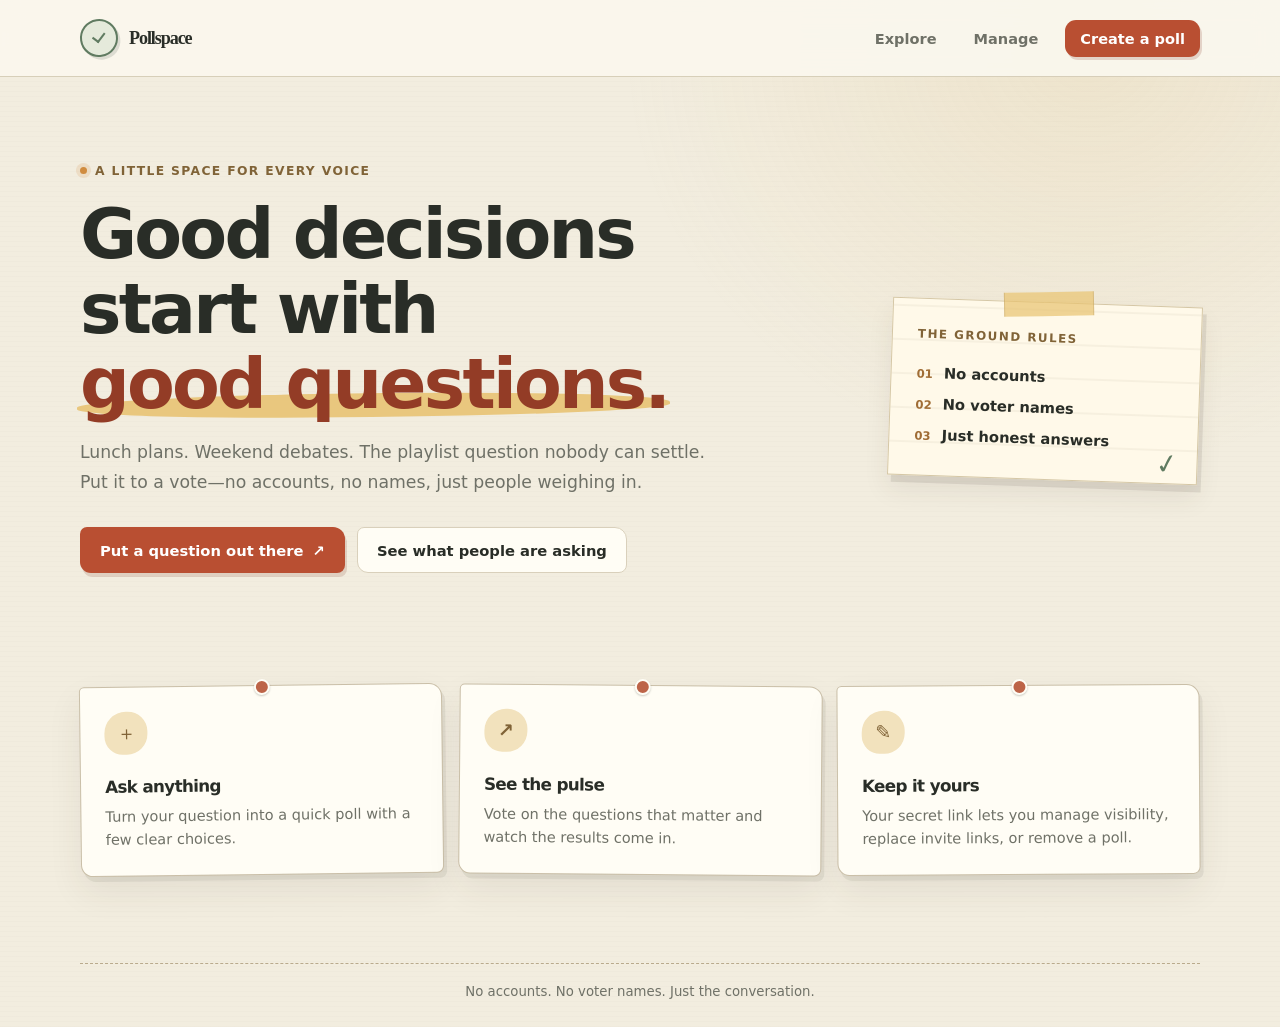
<file: index.html>
<!DOCTYPE html>
<html lang="en">
<head>
    <meta charset="UTF-8">
    <meta name="viewport" content="width=device-width, initial-scale=1.0">
    <meta name="theme-color" content="#f2eddf">
    <title>Pollspace — Make every opinion count</title>
    <link rel="stylesheet" href="styles.css">
</head>
<body class="page-home">
    <header class="site-header">
        <div class="nav-wrap">
            <a class="brand" href="index.html" aria-label="Pollspace home">
                <span class="brand-mark" aria-hidden="true"></span>
                Pollspace
            </a>
            <nav class="site-nav" aria-label="Main navigation">
                <a href="view.html">Explore</a>
                <a href="alter.html">Manage</a>
                <a class="nav-cta" href="create.html">Create a poll</a>
            </nav>
        </div>
    </header>
    <main class="page-shell page-shell--wide">
        <section class="home-hero">
            <div class="home-intro">
                <p class="eyebrow"><span class="eyebrow-dot"></span> A little space for every voice</p>
                <h1>Good decisions start with <span class="hero-title-accent">good questions.</span></h1>
                <p class="hero-copy">Lunch plans. Weekend debates. The playlist question nobody can settle. Put it to a vote—no accounts, no names, just people weighing in.</p>
                <div class="hero-actions">
                    <a class="button" href="create.html">Put a question out there <span aria-hidden="true">↗</span></a>
                    <a class="button button--secondary" href="view.html">See what people are asking</a>
                </div>
            </div>
            <aside class="community-note" aria-label="Anonymous voting: no account or voter names are collected">
                <span class="note-kicker">The ground rules</span>
                <p class="note-line"><span>01</span> No accounts</p>
                <p class="note-line"><span>02</span> No voter names</p>
                <p class="note-line"><span>03</span> Just honest answers</p>
                <span class="note-scribble" aria-hidden="true">✓</span>
            </aside>
        </section>
        <section class="feature-grid" aria-label="What you can do">
            <article class="feature-card">
                <span class="feature-icon" aria-hidden="true">＋</span>
                <h2>Ask anything</h2>
                <p>Turn your question into a quick poll with a few clear choices.</p>
            </article>
            <article class="feature-card">
                <span class="feature-icon" aria-hidden="true">↗</span>
                <h2>See the pulse</h2>
                <p>Vote on the questions that matter and watch the results come in.</p>
            </article>
            <article class="feature-card">
                <span class="feature-icon" aria-hidden="true">✎</span>
                <h2>Keep it yours</h2>
                <p>Your secret link lets you manage visibility, replace invite links, or remove a poll.</p>
            </article>
        </section>
    </main>
    <footer class="site-footer">No accounts. No voter names. Just the conversation.</footer>
</body>
</html>
</file>
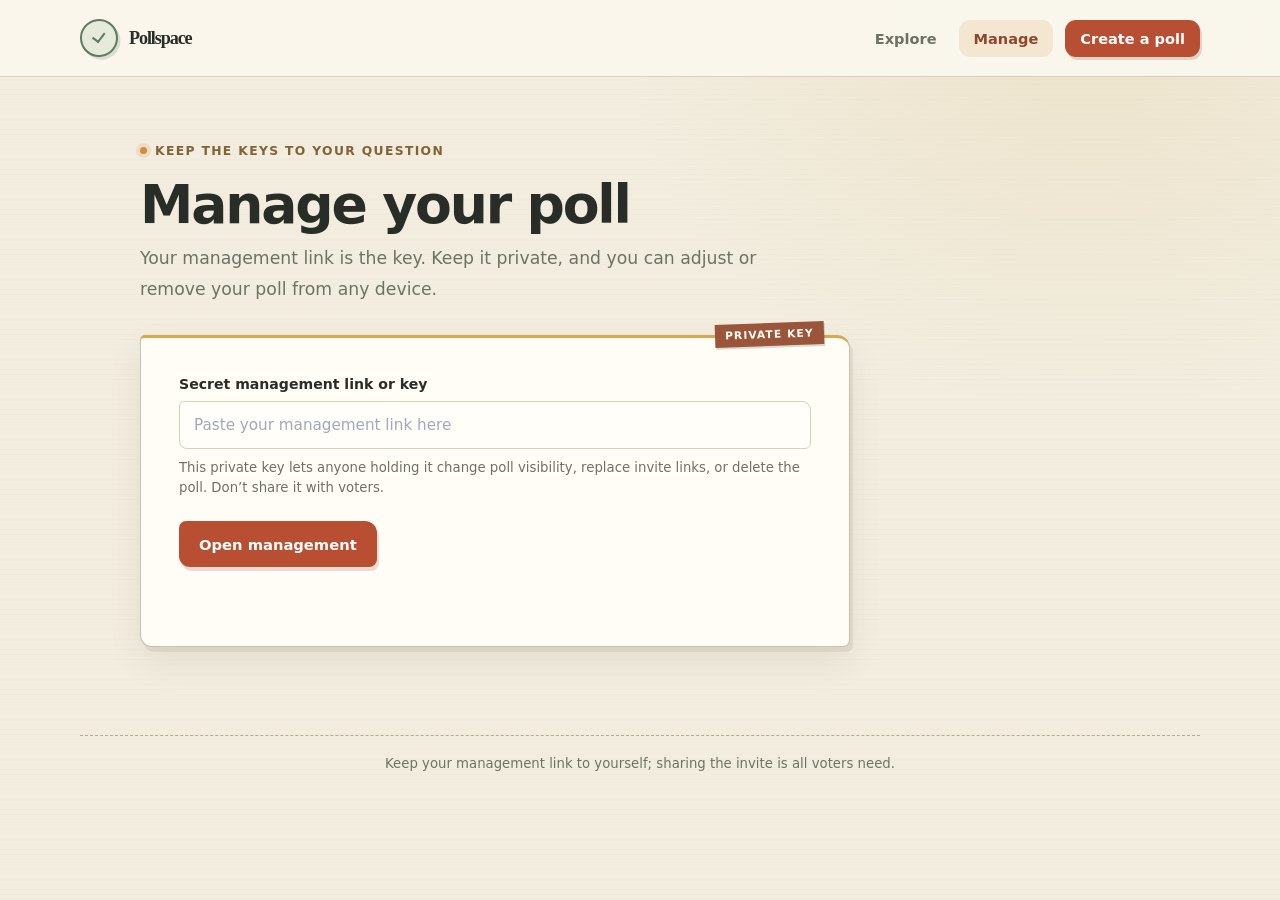
<file: alter.html>
<!DOCTYPE html>
<html lang="en">
<head>
    <meta charset="UTF-8">
    <meta name="viewport" content="width=device-width, initial-scale=1.0">
    <meta name="theme-color" content="#f2eddf">
    <title>Manage a poll — Pollspace</title>
    <link rel="stylesheet" href="styles.css">
</head>
<body class="page-manage">
    <header class="site-header">
        <div class="nav-wrap">
            <a class="brand" href="index.html" aria-label="Pollspace home">
                <span class="brand-mark" aria-hidden="true"></span>
                Pollspace
            </a>
            <nav class="site-nav" aria-label="Main navigation">
                <a href="view.html">Explore</a>
                <a href="alter.html" aria-current="page">Manage</a>
                <a class="nav-cta" href="create.html">Create a poll</a>
            </nav>
        </div>
    </header>
    <main class="page-shell">
        <p class="eyebrow"><span class="eyebrow-dot"></span> Keep the keys to your question</p>
        <div class="page-heading">
            <div>
                <h1>Manage your poll</h1>
                <p class="page-description">Your management link is the key. Keep it private, and you can adjust or remove your poll from any device.</p>
            </div>
        </div>
        <form class="surface-card form-card" id="management-access">
            <label class="field-label" for="management-token">Secret management link or key</label>
            <input class="text-input" id="management-token" type="text" autocomplete="off" placeholder="Paste your management link here" required>
            <p class="form-hint">This private key lets anyone holding it change poll visibility, replace invite links, or delete the poll. Don’t share it with voters.</p>
            <div class="form-actions">
                <button class="button" type="submit" id="access-button">Open management</button>
            </div>
            <p class="form-message" id="access-message" role="status" aria-live="polite"></p>
        </form>

        <section class="surface-card manage-settings" id="management-panel" hidden>
            <div class="manage-panel-header">
                <div>
                    <p class="eyebrow"><span class="eyebrow-dot"></span> Secret management access</p>
                    <h2 id="managed-question"></h2>
                    <p class="form-hint" id="managed-votes"></p>
                </div>
                <span class="visibility-badge" id="visibility-badge"></span>
            </div>
            <form id="settings-form">
                <label class="field-label" for="managed-visibility">Who can find this poll?</label>
                <select class="text-input" id="managed-visibility">
                    <option value="public">Public — listed for everyone</option>
                    <option value="private">Private — invite link only</option>
                </select>
                <div id="managed-limit-wrap" class="managed-limit-wrap">
                    <label class="field-label" for="managed-limit">Maximum private votes</label>
                    <input class="text-input" id="managed-limit" type="number" min="1" max="1000000" step="1">
                    <p class="form-hint">Counts successful votes, not verified unique people. Each browser gets one vote unless its local data is cleared.</p>
                </div>
                <div class="form-actions">
                    <button class="button" type="submit" id="save-settings">Save settings</button>
                </div>
                <p class="form-message" id="settings-message" role="status" aria-live="polite"></p>
            </form>

            <div class="manage-links">
                <h3>Share and secure your links</h3>
                <div class="share-link-group" id="public-link-group" hidden>
                    <label class="field-label" for="public-link">Public poll link</label>
                    <div class="copy-row"><input class="text-input" id="public-link" readonly><button class="button button--secondary copy-button" type="button" data-copy="public-link">Copy</button></div>
                </div>
                <div class="share-link-group" id="invite-link-group" hidden>
                    <p class="form-hint">Creating a replacement invite link revokes the previous link.</p>
                    <button class="button button--secondary" id="rotate-invite" type="button">Create / replace invite link</button>
                    <div class="copy-row invite-copy-row" hidden><input class="text-input" id="invite-link" readonly><button class="button button--secondary copy-button" type="button" data-copy="invite-link">Copy</button></div>
                </div>
                <div class="share-link-group">
                    <label class="field-label" for="management-link">Secret management link</label>
                    <div class="copy-row"><input class="text-input" id="management-link" readonly><button class="button button--secondary copy-button" type="button" data-copy="management-link">Copy</button></div>
                    <p class="form-hint">Replacing this link immediately invalidates the current management link.</p>
                    <button class="button button--secondary" id="rotate-management" type="button">Replace management link</button>
                </div>
            </div>
            <div class="manage-danger-zone">
                <div>
                    <h3>Delete this poll</h3>
                    <p class="form-hint">This permanently removes the poll and its votes.</p>
                </div>
                <button class="button button--danger" id="delete-poll" type="button">Delete poll</button>
            </div>
            <p class="form-message" id="management-message" role="status" aria-live="polite"></p>
        </section>
    </main>
    <footer class="site-footer">Keep your management link to yourself; sharing the invite is all voters need.</footer>
    <script>
        const API_URL = window.location.port === '5500' ? 'http://localhost:8080/polls' : '/polls';
        const params = new URLSearchParams(window.location.hash.slice(1));
        let managementToken = params.get('manage') || '';
        let pollDetails = null;
        const accessForm = document.getElementById('management-access');
        const accessMessage = document.getElementById('access-message');
        const panel = document.getElementById('management-panel');

        function escapeHtml(value) {
            return String(value ?? '').replace(/[&<>"']/g, (character) => ({
                '&': '&amp;', '<': '&lt;', '>': '&gt;', '"': '&quot;', "'": '&#39;'
            })[character]);
        }

        function managementLink(token) {
            const url = new URL('alter.html', window.location.href);
            url.hash = `manage=${encodeURIComponent(token)}`;
            return url.href;
        }

        function showMessage(elementId, text, state) {
            const element = document.getElementById(elementId);
            element.textContent = text;
            element.dataset.state = state || '';
        }

        async function api(path, options) {
            return fetch(`${API_URL}${path}`, {
                ...options,
                headers: {
                    ...(options && options.headers ? options.headers : {}),
                    'X-Poll-Manage': managementToken
                }
            });
        }

        async function loadManagedPoll() {
            if (!managementToken) return;
            accessMessage.textContent = 'Checking your management link…';
            try {
                const response = await api('/manage');
                const result = await response.json().catch(() => ({}));
                if (!response.ok) throw new Error(result.message || `The server returned ${response.status}.`);
                pollDetails = result;
                accessForm.hidden = true;
                panel.hidden = false;
                document.getElementById('managed-question').textContent = pollDetails.question;
                document.getElementById('managed-votes').textContent = pollDetails.isPublic
                    ? 'Public poll — votes are visible to everyone.'
                    : `${pollDetails.privateVotes} of ${pollDetails.voteLimit} private votes accepted.`;
                document.getElementById('visibility-badge').textContent = pollDetails.isPublic ? 'Public' : 'Private';
                document.getElementById('managed-visibility').value = pollDetails.isPublic ? 'public' : 'private';
                document.getElementById('managed-limit').value = pollDetails.voteLimit || '';
                updateSettingsFields();
                document.getElementById('public-link').value = new URL('view.html', window.location.href).href;
                document.getElementById('public-link-group').hidden = !pollDetails.isPublic;
                document.getElementById('invite-link-group').hidden = pollDetails.isPublic;
                document.getElementById('management-link').value = managementLink(managementToken);
                showMessage('management-message', '', '');
            } catch (error) {
                console.error('Unable to open poll management:', error);
                accessForm.hidden = false;
                panel.hidden = true;
                showMessage('access-message', 'That management link is invalid or has been replaced. Paste your current secret link and try again.', 'error');
            }
        }

        function updateSettingsFields() {
            const isPrivate = document.getElementById('managed-visibility').value === 'private';
            document.getElementById('managed-limit-wrap').hidden = !isPrivate;
            document.getElementById('managed-limit').required = isPrivate;
        }

        accessForm.addEventListener('submit', async (event) => {
            event.preventDefault();
            const input = document.getElementById('management-token').value.trim();
            const parsed = input.match(/[?#]manage=([A-Za-z0-9_-]{43})/);
            managementToken = parsed ? decodeURIComponent(parsed[1]) : input;
            if (!/^[A-Za-z0-9_-]{43}$/.test(managementToken)) {
                showMessage('access-message', 'Paste a valid secret management link or key.', 'error');
                return;
            }
            const url = new URL(window.location.href);
            url.hash = `manage=${encodeURIComponent(managementToken)}`;
            history.replaceState(null, '', url);
            loadManagedPoll();
        });

        document.getElementById('managed-visibility').addEventListener('change', updateSettingsFields);

        document.getElementById('settings-form').addEventListener('submit', async (event) => {
            event.preventDefault();
            const isPublic = document.getElementById('managed-visibility').value === 'public';
            const voteLimit = isPublic ? null : Number(document.getElementById('managed-limit').value);
            if (!isPublic && (!Number.isInteger(voteLimit) || voteLimit < 1 || voteLimit > 1000000)) {
                showMessage('settings-message', 'Enter a vote cap from 1 to 1,000,000.', 'error');
                return;
            }
            const button = document.getElementById('save-settings');
            button.disabled = true;
            button.textContent = 'Saving…';
            try {
                const response = await api('/manage', {
                    method: 'PUT',
                    headers: { 'Content-Type': 'application/json' },
                    body: JSON.stringify({ isPublic, voteLimit })
                });
                const result = await response.json().catch(() => ({}));
                if (!response.ok) throw new Error(result.message || `The server returned ${response.status}.`);
                pollDetails = result;
                showMessage('settings-message', 'Poll settings saved.', 'success');
                loadManagedPoll();
            } catch (error) {
                showMessage('settings-message', error.message || 'Could not save settings.', 'error');
            } finally {
                button.disabled = false;
                button.textContent = 'Save settings';
            }
        });

        document.getElementById('rotate-invite').addEventListener('click', async (event) => {
            const button = event.currentTarget;
            button.disabled = true;
            button.textContent = 'Creating link…';
            try {
                const response = await api('/manage/invite', { method: 'POST' });
                const result = await response.json().catch(() => ({}));
                if (!response.ok) throw new Error(result.message || `The server returned ${response.status}.`);
                document.getElementById('invite-link').value = new URL('view.html', window.location.href).href
                    .replace(/#.*$/, '') + `#invite=${encodeURIComponent(result.inviteToken)}`;
                document.querySelector('.invite-copy-row').hidden = false;
                showMessage('management-message', 'New invite link created. Any previous invite link has been revoked.', 'success');
            } catch (error) {
                showMessage('management-message', error.message || 'Could not create invite link.', 'error');
            } finally {
                button.disabled = false;
                button.textContent = 'Create / replace invite link';
            }
        });

        document.getElementById('rotate-management').addEventListener('click', async () => {
            if (!window.confirm('Replace the management link? The current link will stop working immediately.')) return;
            try {
                const response = await api('/manage/rotate', { method: 'POST' });
                const result = await response.json().catch(() => ({}));
                if (!response.ok) throw new Error(result.message || `The server returned ${response.status}.`);
                managementToken = result.managementToken;
                document.getElementById('management-link').value = managementLink(managementToken);
                const url = new URL(window.location.href);
                url.hash = `manage=${encodeURIComponent(managementToken)}`;
                history.replaceState(null, '', url);
                showMessage('management-message', 'New management link created. Save it now; the previous link is revoked.', 'success');
            } catch (error) {
                showMessage('management-message', error.message || 'Could not replace management link.', 'error');
            }
        });

        document.getElementById('delete-poll').addEventListener('click', async (event) => {
            if (!window.confirm('Permanently delete this poll and every recorded vote?')) return;
            const button = event.currentTarget;
            button.disabled = true;
            button.textContent = 'Deleting…';
            try {
                const response = await api('/manage', { method: 'DELETE' });
                if (!response.ok) {
                    const result = await response.json().catch(() => ({}));
                    throw new Error(result.message || `The server returned ${response.status}.`);
                }
                panel.hidden = true;
                accessForm.hidden = true;
                const url = new URL(window.location.href);
                url.hash = '';
                history.replaceState(null, '', url);
                showMessage('access-message', 'Poll deleted.', 'success');
                accessForm.hidden = false;
            } catch (error) {
                button.disabled = false;
                button.textContent = 'Delete poll';
                showMessage('management-message', error.message || 'Could not delete poll.', 'error');
            }
        });

        panel.addEventListener('click', async (event) => {
            const button = event.target.closest('[data-copy]');
            if (!button) return;
            try {
                await navigator.clipboard.writeText(document.getElementById(button.dataset.copy).value);
                showMessage('management-message', 'Link copied to clipboard.', 'success');
            } catch (error) {
                document.getElementById(button.dataset.copy).select();
                showMessage('management-message', 'Select and copy the link manually.', 'error');
            }
        });

        if (managementToken) {
            document.getElementById('management-token').value = managementLink(managementToken);
            loadManagedPoll();
        }
    </script>
</body>
</html>
</file>
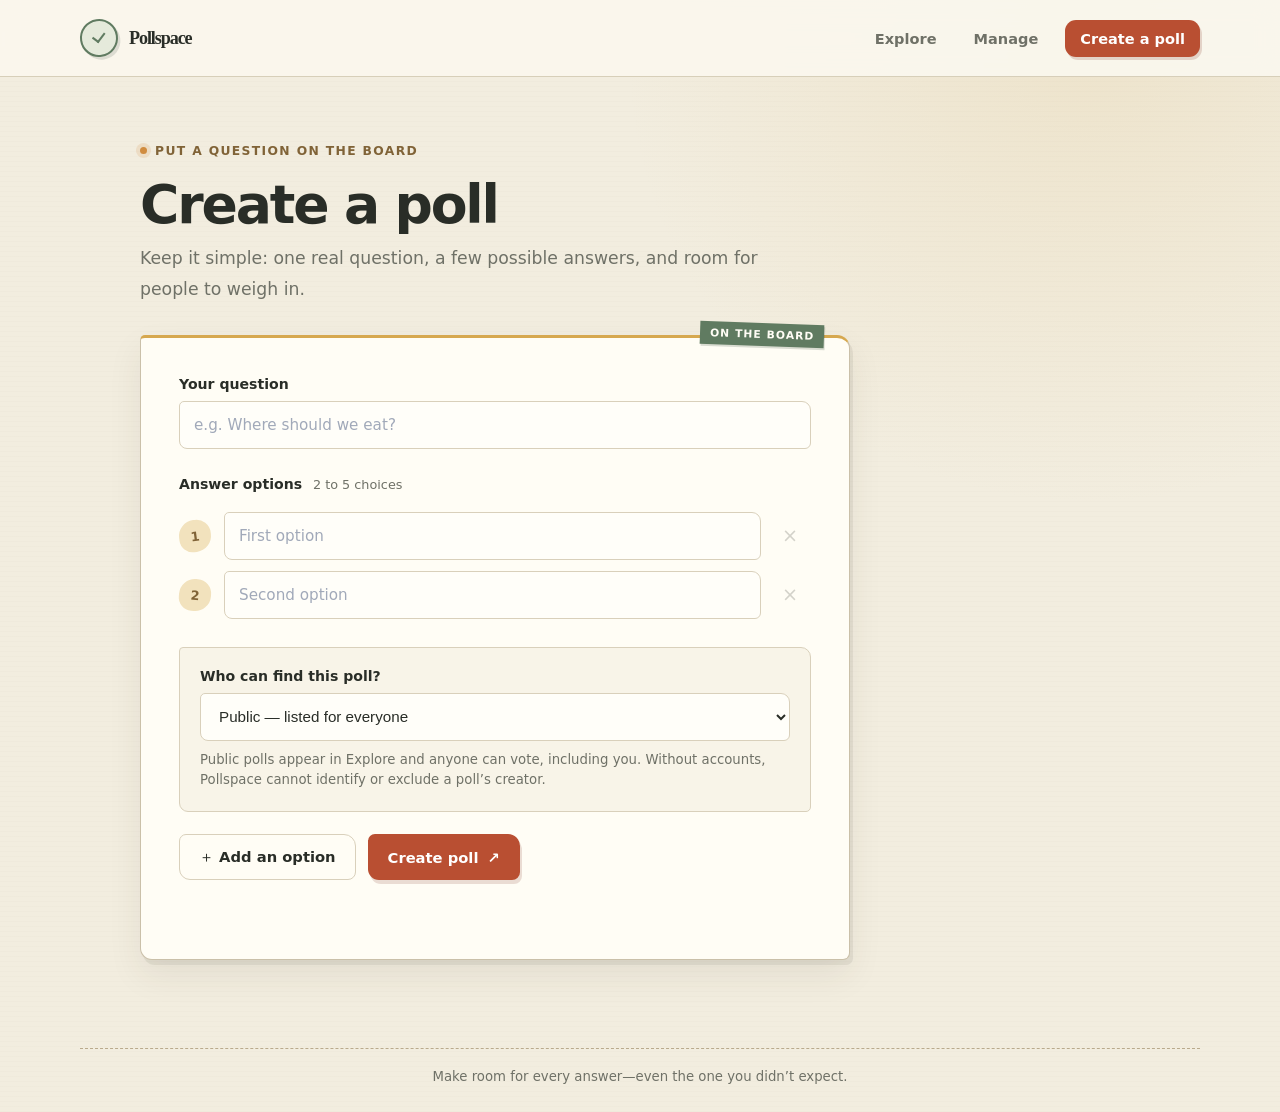
<file: create.html>
<!DOCTYPE html>
<html lang="en">
<head>
    <meta charset="UTF-8">
    <meta name="viewport" content="width=device-width, initial-scale=1.0">
    <meta name="theme-color" content="#f2eddf">
    <title>Create a poll — Pollspace</title>
    <link rel="stylesheet" href="styles.css">
</head>
<body class="page-create">
    <header class="site-header">
        <div class="nav-wrap">
            <a class="brand" href="index.html" aria-label="Pollspace home">
                <span class="brand-mark" aria-hidden="true"></span>
                Pollspace
            </a>
            <nav class="site-nav" aria-label="Main navigation">
                <a href="view.html">Explore</a>
                <a href="alter.html">Manage</a>
                <a class="nav-cta" href="create.html" aria-current="page">Create a poll</a>
            </nav>
        </div>
    </header>
    <main class="page-shell">
        <p class="eyebrow"><span class="eyebrow-dot"></span> Put a question on the board</p>
        <div class="page-heading">
            <div>
                <h1>Create a poll</h1>
                <p class="page-description">Keep it simple: one real question, a few possible answers, and room for people to weigh in.</p>
            </div>
        </div>
        <form class="surface-card form-card" id="pollForm">
            <div class="question-field">
                <label class="field-label" for="question">Your question</label>
                <input class="text-input" type="text" id="question" name="question" placeholder="e.g. Where should we eat?" maxlength="250" required>
            </div>
            <div class="options-heading">
                <p class="field-label">Answer options <small>2 to 5 choices</small></p>
            </div>
            <div class="option-list" id="option-group">
                <div class="option-field">
                    <span class="option-number" aria-hidden="true">1</span>
                    <input class="text-input" type="text" id="option1" name="option1" aria-label="Option 1" placeholder="First option" maxlength="120" required>
                    <button class="icon-button remove-option" type="button" aria-label="Remove option 1" disabled>×</button>
                </div>
                <div class="option-field">
                    <span class="option-number" aria-hidden="true">2</span>
                    <input class="text-input" type="text" id="option2" name="option2" aria-label="Option 2" placeholder="Second option" maxlength="120" required>
                    <button class="icon-button remove-option" type="button" aria-label="Remove option 2" disabled>×</button>
                </div>
            </div>
            <div class="poll-visibility">
                <label class="field-label" for="visibility">Who can find this poll?</label>
                <select class="text-input" id="visibility" name="visibility">
                    <option value="public">Public — listed for everyone</option>
                    <option value="private">Private — invite link only</option>
                </select>
                <p class="form-hint" id="visibility-hint">Public polls appear in Explore and anyone can vote, including you. Without accounts, Pollspace cannot identify or exclude a poll’s creator.</p>
                <div class="vote-limit-field" id="vote-limit-field" hidden>
                    <label class="field-label" for="vote-limit">Maximum private votes</label>
                    <input class="text-input" type="number" id="vote-limit" min="1" max="1000000" step="1" placeholder="e.g. 20">
                    <p class="form-hint">Private polls need a vote cap. The cap counts accepted votes, not verified people.</p>
                </div>
            </div>
            <div class="form-actions">
                <button class="button button--secondary" type="button" id="addOption">＋ Add an option</button>
                <button class="button" type="submit" id="createButton">Create poll <span aria-hidden="true">↗</span></button>
            </div>
            <p class="form-message" id="form-message" role="status" aria-live="polite"></p>
        </form>
        <section class="surface-card share-card" id="created-links" hidden aria-live="polite">
            <p class="eyebrow"><span class="eyebrow-dot"></span> Poll created</p>
            <h2>Your poll is ready to share</h2>
            <p class="form-hint">Save your management link somewhere safe. Anyone with it can change this poll’s settings or delete it.</p>
            <div class="share-link-group" id="invite-link-group">
                <label class="field-label" for="invite-link">Invite link</label>
                <div class="copy-row"><input class="text-input" id="invite-link" readonly><button class="button button--secondary copy-button" type="button" data-copy="invite-link">Copy</button></div>
            </div>
            <div class="share-link-group">
                <label class="field-label" for="management-link">Secret management link</label>
                <div class="copy-row"><input class="text-input" id="management-link" readonly><button class="button button--secondary copy-button" type="button" data-copy="management-link">Copy</button></div>
            </div>
            <p class="form-message" id="copy-message" role="status" aria-live="polite"></p>
            <a class="button button--secondary" href="create.html">Create another poll</a>
        </section>
    </main>
    <footer class="site-footer">Make room for every answer—even the one you didn’t expect.</footer>
    <script>
        const API_URL = window.location.port === '5500' ? 'http://localhost:8080/polls' : '/polls';
        const form = document.getElementById('pollForm');
        const optionGroup = document.getElementById('option-group');
        const addOptionButton = document.getElementById('addOption');
        const createButton = document.getElementById('createButton');
        const message = document.getElementById('form-message');
        const maxOptions = 5;
        const visibility = document.getElementById('visibility');
        const voteLimitField = document.getElementById('vote-limit-field');
        const voteLimitInput = document.getElementById('vote-limit');
        const createdLinks = document.getElementById('created-links');

        visibility.addEventListener('change', () => {
            const isPrivate = visibility.value === 'private';
            voteLimitField.hidden = !isPrivate;
            voteLimitInput.required = isPrivate;
            document.getElementById('visibility-hint').textContent = isPrivate
                ? 'Only visitors with the invite link can open this poll. Its vote cap is required.'
                : 'Public polls appear in Explore and anyone can vote, including you. Without accounts, Pollspace cannot identify or exclude a poll’s creator.';
        });

        function linkFor(page, fragment) {
            const link = new URL(page, window.location.href);
            link.hash = fragment;
            return link.href;
        }

        async function copyField(inputId) {
            const input = document.getElementById(inputId);
            await navigator.clipboard.writeText(input.value);
            document.getElementById('copy-message').textContent = 'Link copied to clipboard.';
            document.getElementById('copy-message').dataset.state = 'success';
        }

        createdLinks.addEventListener('click', async (event) => {
            const button = event.target.closest('[data-copy]');
            if (!button) return;
            try {
                await copyField(button.dataset.copy);
            } catch (error) {
                console.error('Unable to copy link:', error);
                document.getElementById(button.dataset.copy).select();
                document.getElementById('copy-message').textContent = 'Select and copy the link manually.';
                document.getElementById('copy-message').dataset.state = 'error';
            }
        });

        function updateOptionControls() {
            const fields = optionGroup.querySelectorAll('.option-field');
            fields.forEach((field, index) => {
                field.querySelector('.option-number').textContent = String(index + 1);
                const input = field.querySelector('input');
                input.id = `option${index + 1}`;
                input.name = `option${index + 1}`;
                input.setAttribute('aria-label', `Option ${index + 1}`);
                input.placeholder = index === 0 ? 'First option' : index === 1 ? 'Second option' : `Option ${index + 1}`;
                const removeButton = field.querySelector('.remove-option');
                removeButton.setAttribute('aria-label', `Remove option ${index + 1}`);
                removeButton.disabled = fields.length <= 2;
            });
            addOptionButton.disabled = fields.length >= maxOptions;
        }

        addOptionButton.addEventListener('click', () => {
            const nextNumber = optionGroup.querySelectorAll('.option-field').length + 1;
            const field = document.createElement('div');
            field.className = 'option-field';
            field.innerHTML = `<span class="option-number" aria-hidden="true">${nextNumber}</span>
                <input class="text-input" type="text" id="option${nextNumber}" name="option${nextNumber}" aria-label="Option ${nextNumber}" placeholder="Option ${nextNumber}" maxlength="120" required>
                <button class="icon-button remove-option" type="button" aria-label="Remove option ${nextNumber}">×</button>`;
            optionGroup.appendChild(field);
            updateOptionControls();
            field.querySelector('input').focus();
        });

        optionGroup.addEventListener('click', (event) => {
            const removeButton = event.target.closest('.remove-option');
            if (!removeButton || removeButton.disabled) return;
            removeButton.closest('.option-field').remove();
            updateOptionControls();
        });

        form.addEventListener('submit', async (event) => {
            event.preventDefault();
            if (!form.reportValidity()) return;

            const question = document.getElementById('question').value.trim();
            const options = Array.from(optionGroup.querySelectorAll('input'))
                .map((input) => input.value.trim());
            if (!question || options.some((option) => !option)) {
                message.dataset.state = 'error';
                message.textContent = 'Please fill in the question and every option.';
                return;
            }
            const isPublic = visibility.value === 'public';
            const cap = voteLimitInput.value === '' ? null : Number(voteLimitInput.value);
            if (!isPublic && (!Number.isInteger(cap) || cap < 1 || cap > 1000000)) {
                voteLimitInput.setCustomValidity('Enter a whole-number vote cap from 1 to 1,000,000.');
                voteLimitInput.reportValidity();
                voteLimitInput.setCustomValidity('');
                return;
            }

            createButton.disabled = true;
            createButton.textContent = 'Creating poll…';
            message.dataset.state = '';
            message.textContent = 'Saving your poll…';
            try {
                const response = await fetch(API_URL, {
                    method: 'POST',
                    headers: { 'Content-Type': 'application/json' },
                    body: JSON.stringify({
                        question,
                        options,
                        isPublic,
                        voteLimit: isPublic ? null : cap
                    })
                });
                if (!response.ok) {
                    const result = await response.json().catch(() => ({}));
                    throw new Error(result.message || `The server returned ${response.status}.`);
                }
                const result = await response.json();

                form.reset();
                optionGroup.querySelectorAll('.option-field').forEach((field, index) => {
                    if (index > 1) field.remove();
                });
                updateOptionControls();
                visibility.dispatchEvent(new Event('change'));
                message.dataset.state = 'success';
                message.textContent = isPublic
                    ? 'Your poll is public and available to everyone on Explore, including you. Pollspace cannot identify creators without accounts.'
                    : 'Your private poll is ready. Only people with its invite link can open it.';
                document.getElementById('invite-link-group').hidden = isPublic;
                document.getElementById('invite-link').value = isPublic
                    ? new URL('view.html', window.location.href).href
                    : linkFor('view.html', `invite=${encodeURIComponent(result.inviteToken)}`);
                document.getElementById('management-link').value = linkFor(
                    'alter.html', `manage=${encodeURIComponent(result.managementToken)}`);
                createdLinks.hidden = false;
                createdLinks.scrollIntoView({ behavior: 'smooth', block: 'center' });
            } catch (error) {
                console.error('Unable to create poll:', error);
                message.dataset.state = 'error';
                message.textContent = 'We couldn’t create your poll. Check that the poll server is running, then try again.';
            } finally {
                createButton.disabled = false;
                createButton.innerHTML = 'Create poll <span aria-hidden="true">↗</span>';
            }
        });
        updateOptionControls();
    </script>
</body>
</html>
</file>
<file: styles.css>
@view-transition {
    navigation: auto;
}

:root {
    color-scheme: light;
    --ink: #292d27;
    --muted: #6f7167;
    --soft: #eee8d8;
    --line: #d9d0bb;
    --paper: #fffdf5;
    --primary: #b94f32;
    --primary-dark: #933c26;
    --primary-wash: #f8e6d9;
    --mint: #607b61;
    --danger: #b8463e;
    --shadow: 3px 5px 0 rgba(59, 52, 38, 0.08), 0 15px 34px rgba(59, 52, 38, 0.08);
    font-family: 'Segoe UI', system-ui, sans-serif;
    font-synthesis: none;
    text-rendering: optimizeLegibility;
}

* {
    box-sizing: border-box;
}

html {
    min-width: 0;
    min-height: 100%;
    background: #f2eddf;
    scroll-behavior: smooth;
}

body {
    min-height: 100vh;
    margin: 0;
    color: var(--ink);
    background:
        radial-gradient(ellipse at 85% 5%, rgba(218, 186, 119, 0.18), transparent 29rem),
        repeating-linear-gradient(0deg, rgba(113, 97, 64, 0.018) 0, rgba(113, 97, 64, 0.018) 1px, transparent 1px, transparent 5px),
        #f2eddf;
}

body,
button,
input {
    font-family: 'Segoe UI', system-ui, sans-serif;
}

a {
    color: inherit;
}

button,
a,
input {
    -webkit-tap-highlight-color: transparent;
}

button {
    color: inherit;
}

.site-header {
    position: sticky;
    z-index: 10;
    top: 0;
    border-bottom: 1px solid rgba(174, 157, 122, 0.45);
    background: rgba(250, 247, 237, 0.94);
    backdrop-filter: blur(12px);
}

.nav-wrap {
    display: flex;
    width: min(1120px, calc(100% - 48px));
    min-height: 76px;
    margin: 0 auto;
    align-items: center;
    justify-content: space-between;
    gap: 24px;
}

.brand {
    display: inline-flex;
    align-items: center;
    gap: 11px;
    color: var(--ink);
    font-family: 'Segoe Print', 'Bradley Hand', 'Comic Sans MS', cursive;
    font-size: 1.13rem;
    font-weight: 800;
    letter-spacing: -0.06em;
    text-decoration: none;
}

.brand-mark {
    position: relative;
    display: grid;
    width: 38px;
    height: 38px;
    border: 2px solid #607b61;
    border-radius: 50%;
    place-items: center;
    color: transparent;
    background: #e5eadb;
    box-shadow: 2px 3px 0 rgba(48, 66, 46, 0.14);
    transform: rotate(-8deg);
}

.brand-mark svg {
    display: none;
}

.brand-mark::after {
    width: 10px;
    height: 6px;
    border-bottom: 2px solid #607b61;
    border-left: 2px solid #607b61;
    content: "";
    transform: translateY(-2px) rotate(-45deg);
}

.site-nav {
    display: flex;
    align-items: center;
    gap: 7px;
}

.site-nav a {
    padding: 10px 15px;
    border-radius: 11px;
    color: var(--muted);
    font-size: 0.91rem;
    font-weight: 600;
    text-decoration: none;
    transition: color 180ms ease, background 180ms ease, transform 180ms ease;
}

.site-nav a:hover {
    color: var(--primary);
    background: var(--primary-wash);
}

.site-nav a[aria-current="page"] {
    color: var(--primary);
    background: var(--primary-wash);
}

.nav-cta {
    margin-left: 5px;
    color: white !important;
    background: var(--primary) !important;
    box-shadow: 2px 3px 0 rgba(122, 53, 35, 0.18);
}

.nav-cta:hover {
    background: var(--primary-dark) !important;
    transform: translateY(-1px);
}

.page-shell {
    width: min(1000px, calc(100% - 48px));
    margin: 0 auto;
    padding: 62px 0 88px;
    animation: page-enter 420ms cubic-bezier(0.2, 0.75, 0.25, 1) both;
}

.page-shell--wide {
    width: min(1120px, calc(100% - 48px));
}

.eyebrow {
    display: inline-flex;
    align-items: center;
    gap: 8px;
    margin: 0 0 18px;
    color: #806337;
    font-size: 0.77rem;
    font-weight: 700;
    letter-spacing: 0.11em;
    text-transform: uppercase;
}

.eyebrow-dot {
    width: 7px;
    height: 7px;
    border-radius: 50%;
    background: #d08c3f;
    box-shadow: 0 0 0 4px rgba(208, 140, 63, 0.16);
}

h1,
h2,
h3,
p {
    margin-top: 0;
}

h1,
h2,
h3 {
    font-family: 'Segoe UI', system-ui, sans-serif;
    letter-spacing: -0.04em;
}

h1 {
    max-width: 740px;
    margin-bottom: 16px;
    font-size: clamp(2.45rem, 6vw, 4.35rem);
    line-height: 1.08;
}

h2 {
    font-size: 1.2rem;
}

.hero-copy,
.page-description {
    max-width: 650px;
    margin-bottom: 30px;
    color: var(--muted);
    font-size: 1.08rem;
    line-height: 1.75;
}

.hero-title-accent {
    position: relative;
    z-index: 0;
    display: inline-block;
    color: var(--primary-dark);
}

.hero-title-accent::after {
    position: absolute;
    z-index: -1;
    right: -2px;
    bottom: 0.06em;
    left: -3px;
    height: 0.34em;
    border-radius: 40% 60% 35% 55%;
    background: #e9c77e;
    content: "";
    transform: rotate(-1deg);
}

.hero-actions {
    display: flex;
    flex-wrap: wrap;
    gap: 12px;
    margin: 30px 0 50px;
}

.button {
    display: inline-flex;
    min-height: 46px;
    align-items: center;
    justify-content: center;
    gap: 9px;
    padding: 0 19px;
    border: 1px solid transparent;
    border-radius: 7px 12px 8px 11px;
    color: white;
    background: var(--primary);
    box-shadow: 2px 4px 0 rgba(122, 53, 35, 0.16);
    cursor: pointer;
    font-size: 0.92rem;
    font-weight: 700;
    text-decoration: none;
    transition: background 180ms ease, box-shadow 180ms ease, transform 180ms ease;
}

.button:hover:not(:disabled) {
    background: var(--primary-dark);
    box-shadow: 2px 6px 0 rgba(122, 53, 35, 0.2);
    transform: translateY(-2px);
}

.button:focus-visible,
.site-nav a:focus-visible,
.brand:focus-visible,
.text-button:focus-visible,
.icon-button:focus-visible,
input:focus-visible {
    outline: 3px solid rgba(102, 88, 232, 0.3);
    outline-offset: 3px;
}

.button--secondary {
    border-color: var(--line);
    color: var(--ink);
    background: white;
    box-shadow: none;
}

.button--secondary:hover:not(:disabled) {
    border-color: #d1ccff;
    color: var(--primary);
    background: white;
    box-shadow: 0 7px 18px rgba(35, 45, 82, 0.07);
}

.button--danger {
    color: var(--danger);
    background: #fff2f4;
    box-shadow: none;
}

.button--danger:hover:not(:disabled) {
    color: white;
    background: var(--danger);
    box-shadow: 0 8px 18px rgba(217, 75, 100, 0.18);
}

.button:disabled {
    opacity: 0.65;
    cursor: wait;
    transform: none;
}

.feature-grid {
    display: grid;
    grid-template-columns: repeat(3, minmax(0, 1fr));
    gap: 16px;
}

.feature-card,
.surface-card,
.poll-card {
    border: 1px solid rgba(186, 173, 145, 0.76);
    border-radius: 5px 13px 7px 12px;
    background: var(--paper);
    box-shadow: var(--shadow);
}

.feature-card {
    min-height: 188px;
    padding: 24px;
    transition: border-color 180ms ease, transform 180ms ease, box-shadow 180ms ease;
}

.feature-card:hover {
    border-color: #d1a75b;
    box-shadow: 3px 8px 0 rgba(59, 52, 38, 0.1);
    transform: translateY(-3px) rotate(-0.4deg);
}

.feature-icon {
    display: grid;
    width: 43px;
    height: 43px;
    margin-bottom: 22px;
    border-radius: 50% 46% 48% 42%;
    place-items: center;
    color: #806337;
    background: #f2e2bd;
    font-size: 1.2rem;
    font-weight: 700;
}

.feature-card h2 {
    margin-bottom: 8px;
    font-size: 1.05rem;
}

.feature-card p {
    margin-bottom: 0;
    color: var(--muted);
    font-size: 0.91rem;
    line-height: 1.6;
}

.page-heading {
    display: flex;
    align-items: flex-end;
    justify-content: space-between;
    gap: 24px;
    margin-bottom: 31px;
}

.page-heading h1 {
    margin-bottom: 10px;
    font-size: clamp(2.2rem, 5vw, 3.35rem);
}

.page-heading .page-description {
    margin-bottom: 0;
}

.surface-card {
    padding: clamp(22px, 5vw, 38px);
}

.form-card {
    max-width: 710px;
}

.field-label {
    display: block;
    margin: 0 0 9px;
    color: var(--ink);
    font-size: 0.88rem;
    font-weight: 700;
}

.field-label small {
    margin-left: 6px;
    color: var(--muted);
    font-size: 0.8rem;
    font-weight: 500;
}

.text-input {
    display: block;
    width: 100%;
    min-height: 48px;
    padding: 12px 14px;
    border: 1px solid var(--line);
    border-radius: 5px 9px 6px 8px;
    outline: none;
    color: var(--ink);
    background: #fffef9;
    font-size: 0.95rem;
    transition: border-color 180ms ease, box-shadow 180ms ease, background 180ms ease;
}

.text-input::placeholder {
    color: #a1a9b9;
}

.text-input:focus {
    border-color: #bd8750;
    background: white;
    box-shadow: 0 0 0 4px rgba(189, 135, 80, 0.16);
}

.question-field {
    margin-bottom: 27px;
}

.poll-visibility {
    margin-top: 28px;
    padding: 20px;
    border: 1px solid var(--line);
    border-radius: 4px 10px 5px 9px;
    background: #f8f4e8;
}

.form-hint {
    margin: 9px 0 0;
    color: var(--muted);
    font-size: 0.83rem;
    line-height: 1.55;
}

.vote-limit-field {
    margin-top: 18px;
}

.share-card {
    max-width: 710px;
    margin-top: 22px;
    animation: item-enter 300ms ease both;
}

.share-card h2 {
    margin-bottom: 10px;
}

.share-link-group {
    margin-top: 20px;
}

.copy-row {
    display: flex;
    gap: 9px;
}

.copy-row .text-input {
    min-width: 0;
    flex: 1;
}

.copy-button {
    flex: 0 0 auto;
}

.limit-reached {
    color: var(--danger);
    font-weight: 700;
}

.manage-settings {
    margin-top: 22px;
}

.manage-panel-header {
    display: flex;
    align-items: flex-start;
    justify-content: space-between;
    gap: 20px;
    margin-bottom: 25px;
}

.manage-panel-header h2 {
    margin-bottom: 9px;
    overflow-wrap: anywhere;
}

.visibility-badge {
    flex: 0 0 auto;
    padding: 7px 12px;
    border-radius: 999px;
    color: #405d43;
    background: #e7ecdc;
    font-size: 0.79rem;
    font-weight: 700;
}

.visibility-badge:empty {
    display: none;
}

.managed-limit-wrap {
    margin-top: 20px;
}

.manage-links {
    margin-top: 33px;
    padding-top: 25px;
    border-top: 1px solid var(--line);
}

.manage-links h3,
.manage-danger-zone h3 {
    margin-bottom: 12px;
    font-size: 1rem;
}

.manage-danger-zone {
    display: flex;
    align-items: center;
    justify-content: space-between;
    gap: 20px;
    margin-top: 30px;
    padding-top: 24px;
    border-top: 1px solid var(--line);
}

.manage-danger-zone p {
    margin-bottom: 0;
}

.invite-copy-row {
    margin-top: 12px;
}

.options-heading {
    display: flex;
    align-items: baseline;
    justify-content: space-between;
    gap: 12px;
    margin-bottom: 11px;
}

.option-list {
    display: grid;
    gap: 11px;
}

.option-field {
    display: grid;
    grid-template-columns: 35px minmax(0, 1fr) 40px;
    align-items: center;
    gap: 10px;
    animation: item-enter 240ms ease both;
}

.option-number {
    display: grid;
    width: 32px;
    height: 32px;
    border-radius: 50% 45% 50% 42%;
    place-items: center;
    color: #806337;
    background: #f2e2bd;
    font-size: 0.8rem;
    font-weight: 700;
}

.icon-button {
    display: grid;
    width: 38px;
    height: 38px;
    border: 0;
    border-radius: 10px;
    place-items: center;
    color: var(--muted);
    background: transparent;
    cursor: pointer;
    font-size: 1.2rem;
    transition: color 160ms ease, background 160ms ease;
}

.icon-button:hover:not(:disabled) {
    color: var(--danger);
    background: #fff2f4;
}

.icon-button:disabled {
    opacity: 0.3;
    cursor: not-allowed;
}

.form-actions {
    display: flex;
    flex-wrap: wrap;
    gap: 12px;
    margin-top: 22px;
}

.form-message {
    min-height: 24px;
    margin: 17px 0 0;
    color: var(--muted);
    font-size: 0.9rem;
    line-height: 1.5;
}

.form-message[data-state="error"] {
    color: var(--danger);
}

.form-message[data-state="success"] {
    color: #13815f;
}

.polls-grid {
    display: grid;
    grid-template-columns: repeat(2, minmax(0, 1fr));
    align-items: start;
    gap: 18px;
}

.poll-card {
    min-width: 0;
    padding: 24px;
    animation: item-enter 300ms ease both;
    transition: border-color 180ms ease, transform 180ms ease, box-shadow 180ms ease;
}

.poll-card:hover {
    border-color: #d1a75b;
    box-shadow: 3px 8px 0 rgba(59, 52, 38, 0.1);
    transform: translateY(-2px);
}

.poll-card h2 {
    margin-bottom: 7px;
    font-size: 1.2rem;
    line-height: 1.45;
    overflow-wrap: anywhere;
}

.poll-meta {
    margin-bottom: 20px;
    color: var(--muted);
    font-size: 0.82rem;
}

.poll-options {
    display: grid;
    gap: 14px;
    margin: 0;
    padding: 0;
    list-style: none;
}

.poll-option {
    display: grid;
    grid-template-columns: minmax(0, 1fr) auto;
    align-items: center;
    gap: 8px 14px;
}

.poll-option-name {
    min-width: 0;
    overflow-wrap: anywhere;
    font-size: 0.92rem;
    font-weight: 600;
}

.poll-option-count {
    color: var(--muted);
    font-size: 0.79rem;
    white-space: nowrap;
}

.progress-track {
    grid-column: 1 / -1;
    height: 7px;
    overflow: hidden;
    border-radius: 999px;
    background: #e9e2d2;
}

.progress-fill {
    display: block;
    height: 100%;
    min-width: 3px;
    border-radius: inherit;
    background: linear-gradient(90deg, #d5a750, var(--primary));
    transition: width 400ms cubic-bezier(0.2, 0.75, 0.25, 1);
}

.poll-card-footer {
    display: flex;
    align-items: center;
    justify-content: space-between;
    gap: 14px;
    margin-top: 22px;
    padding-top: 16px;
    border-top: 1px solid var(--line);
}

.vote-total {
    color: var(--muted);
    font-size: 0.82rem;
}

.vote-total strong {
    color: var(--ink);
}

.button--small {
    min-height: 37px;
    padding: 0 14px;
    border-radius: 10px;
    font-size: 0.83rem;
}

.manage-list {
    display: grid;
    gap: 15px;
}

.manage-card {
    padding: 24px;
}

.manage-card-heading {
    display: flex;
    align-items: flex-start;
    justify-content: space-between;
    gap: 20px;
}

.manage-card-heading .poll-meta {
    margin-bottom: 0;
}

.manage-card .poll-options {
    margin-top: 19px;
    gap: 9px;
}

.manage-option {
    display: flex;
    justify-content: space-between;
    gap: 12px;
    color: #414b62;
    font-size: 0.9rem;
}

.manage-option span:last-child {
    color: var(--muted);
    white-space: nowrap;
}

.manage-actions {
    display: flex;
    flex-wrap: wrap;
    gap: 9px;
    margin-top: 21px;
}

.state-card {
    grid-column: 1 / -1;
    padding: 48px 24px;
    border: 1px dashed #b9aa8d;
    border-radius: 6px 14px 5px 12px;
    text-align: center;
    background: rgba(255, 253, 245, 0.84);
}

.state-icon {
    display: grid;
    width: 52px;
    height: 52px;
    margin: 0 auto 17px;
    border-radius: 50% 44% 48% 42%;
    place-items: center;
    color: #806337;
    background: #f2e2bd;
    font-size: 1.25rem;
    font-weight: 700;
}

.state-card h2 {
    margin-bottom: 8px;
    font-size: 1.18rem;
}

.state-card p {
    max-width: 440px;
    margin: 0 auto 19px;
    color: var(--muted);
    font-size: 0.92rem;
    line-height: 1.6;
}

.skeleton {
    overflow: hidden;
    background: #e8dfcb;
    position: relative;
}

.skeleton::after {
    position: absolute;
    inset: 0;
    content: "";
    transform: translateX(-100%);
    background: linear-gradient(90deg, transparent, rgba(255, 253, 245, 0.82), transparent);
    animation: shimmer 1.35s infinite;
}

.skeleton-line {
    height: 13px;
    margin-bottom: 13px;
    border-radius: 6px;
}

.skeleton-line--title {
    width: 67%;
    height: 19px;
    margin-bottom: 22px;
}

.skeleton-line--short {
    width: 44%;
}

.skeleton-card {
    min-height: 200px;
    padding: 25px;
    border: 1px solid var(--line);
    border-radius: 5px 13px 7px 12px;
    background: var(--paper);
}

.modal-backdrop {
    position: fixed;
    z-index: 20;
    inset: 0;
    display: grid;
    overflow-y: auto;
    padding: 24px;
    place-items: center;
    background: rgba(24, 31, 54, 0.44);
    backdrop-filter: blur(7px);
    animation: fade-in 180ms ease both;
}

.modal-backdrop[hidden] {
    display: none;
}

.modal-card {
    width: min(580px, 100%);
    padding: clamp(22px, 5vw, 34px);
    border: 1px solid rgba(255, 255, 255, 0.7);
    border-radius: 22px;
    background: white;
    box-shadow: 0 30px 90px rgba(25, 31, 55, 0.24);
    animation: modal-enter 220ms cubic-bezier(0.2, 0.75, 0.25, 1) both;
}

.modal-header {
    display: flex;
    align-items: flex-start;
    justify-content: space-between;
    gap: 16px;
    margin-bottom: 24px;
}

.modal-header h2 {
    margin-bottom: 6px;
    font-size: 1.55rem;
}

.modal-header p {
    margin-bottom: 0;
    color: var(--muted);
    font-size: 0.9rem;
}

.modal-options {
    display: grid;
    gap: 13px;
    margin-top: 20px;
}

.modal-actions {
    display: flex;
    justify-content: flex-end;
    flex-wrap: wrap;
    gap: 10px;
    margin-top: 25px;
}

.site-footer {
    width: min(1120px, calc(100% - 48px));
    margin: 0 auto;
    padding: 20px 0 28px;
    border-top: 1px dashed #b9aa8d;
    color: var(--muted);
    font-size: 0.83rem;
    text-align: center;
}

.home-hero {
    display: grid;
    grid-template-columns: minmax(0, 1.4fr) minmax(220px, 0.6fr);
    align-items: center;
    gap: clamp(32px, 7vw, 86px);
    margin: 20px 0 62px;
}

.home-intro h1 {
    max-width: 720px;
}

.home-intro .hero-copy {
    max-width: 640px;
}

.community-note {
    position: relative;
    padding: 28px 25px 25px;
    border: 1px solid #d5c7a6;
    background:
        repeating-linear-gradient(0deg, transparent 0, transparent 32px, rgba(123, 107, 75, 0.13) 33px, transparent 34px),
        #fff9e9;
    box-shadow: 4px 7px 0 rgba(59, 52, 38, 0.1), 0 14px 26px rgba(59, 52, 38, 0.08);
    transform: rotate(2deg);
}

.community-note::before {
    position: absolute;
    top: -11px;
    left: calc(50% - 44px);
    width: 88px;
    height: 24px;
    border-right: 1px solid rgba(135, 111, 61, 0.2);
    border-left: 1px solid rgba(135, 111, 61, 0.2);
    background: rgba(232, 196, 113, 0.7);
    content: "";
    transform: rotate(-3deg);
}

.note-kicker {
    display: block;
    margin-bottom: 16px;
    color: #806337;
    font-size: 0.74rem;
    font-weight: 800;
    letter-spacing: 0.13em;
    text-transform: uppercase;
}

.note-line {
    display: flex;
    align-items: baseline;
    gap: 11px;
    margin: 0;
    padding: 7px 0;
    font-size: 0.92rem;
    font-weight: 650;
}

.note-line span {
    color: #a06d35;
    font-size: 0.73rem;
    font-weight: 800;
}

.note-scribble {
    position: absolute;
    right: 18px;
    bottom: 3px;
    color: #607b61;
    font-family: 'Segoe Print', 'Bradley Hand', 'Comic Sans MS', cursive;
    font-size: 1.7rem;
    transform: rotate(-11deg);
}

.page-home .feature-card {
    position: relative;
    background: #fffdf5;
}

.page-home .feature-card:nth-child(1) {
    transform: rotate(-0.7deg);
}

.page-home .feature-card:nth-child(2) {
    transform: rotate(0.5deg);
}

.page-home .feature-card:nth-child(3) {
    transform: rotate(-0.35deg);
}

.page-home .feature-card:hover {
    transform: translateY(-3px) rotate(0);
}

.page-home .feature-card::before {
    position: absolute;
    top: -7px;
    left: calc(50% - 6px);
    width: 12px;
    height: 12px;
    border: 2px solid #fffdf5;
    border-radius: 50%;
    background: #bd6448;
    box-shadow: 0 1px 2px rgba(41, 45, 39, 0.24);
    content: "";
}

.page-explore .page-heading {
    position: relative;
    padding-bottom: 21px;
    border-bottom: 1px dashed #b9aa8d;
}

.page-explore .poll-card {
    position: relative;
    background:
        linear-gradient(90deg, rgba(218, 186, 119, 0.12), transparent 16px),
        var(--paper);
}

.page-explore .poll-card:nth-child(odd) {
    transform: rotate(-0.25deg);
}

.page-explore .poll-card:nth-child(even) {
    transform: rotate(0.2deg);
}

.page-explore .poll-card:hover {
    transform: translateY(-2px) rotate(0);
}

.page-explore .poll-option {
    padding-bottom: 5px;
}

.page-create .form-card,
.page-manage #management-access,
.page-manage .manage-settings {
    position: relative;
    border-top: 3px solid #d6a84f;
    background: #fffdf5;
}

.page-create .form-card::before,
.page-manage #management-access::before {
    position: absolute;
    top: -15px;
    right: 25px;
    padding: 5px 10px;
    color: #fffdf5;
    background: #607b61;
    box-shadow: 1px 2px 0 rgba(48, 66, 46, 0.18);
    content: "ON THE BOARD";
    font-size: 0.67rem;
    font-weight: 800;
    letter-spacing: 0.1em;
    transform: rotate(2deg);
}

.page-create .option-field:nth-child(odd) .option-number {
    transform: rotate(-7deg);
}

.page-create .option-field:nth-child(even) .option-number {
    transform: rotate(5deg);
}

.page-manage #management-access::before {
    content: "PRIVATE KEY";
    background: #9b553b;
    transform: rotate(-2deg);
}

.page-manage .manage-settings {
    border-top-color: #607b61;
}

.page-manage .manage-danger-zone {
    border-top-style: dashed;
}

.button--secondary {
    border-color: #d9d0bb;
    background: #fffdf5;
}

.button--secondary:hover:not(:disabled) {
    border-color: #c6a45d;
    color: #8d452e;
    background: #fffdf5;
}

.button--danger {
    color: #a53f38;
    background: #fae9e3;
}

.button--danger:hover:not(:disabled) {
    background: #a53f38;
}

.site-nav a[aria-current="page"] {
    color: #8f452f;
    background: #f4e7d2;
}

.nav-cta {
    background: var(--primary) !important;
}

.button:focus-visible,
.site-nav a:focus-visible,
.brand:focus-visible,
.text-button:focus-visible,
.icon-button:focus-visible,
.text-input:focus-visible,
select:focus-visible {
    outline-color: rgba(148, 93, 49, 0.48);
}

@keyframes page-enter {
    from { opacity: 0; transform: translateY(9px); }
    to { opacity: 1; transform: translateY(0); }
}

@keyframes item-enter {
    from { opacity: 0; transform: translateY(8px); }
    to { opacity: 1; transform: translateY(0); }
}

@keyframes modal-enter {
    from { opacity: 0; transform: translateY(10px) scale(0.985); }
    to { opacity: 1; transform: translateY(0) scale(1); }
}

@keyframes fade-in {
    from { opacity: 0; }
    to { opacity: 1; }
}

@keyframes shimmer {
    to { transform: translateX(100%); }
}

@media (max-width: 760px) {
    .nav-wrap {
        width: min(100% - 32px, 1120px);
        min-height: 68px;
    }

    .site-nav {
        gap: 2px;
    }

    .site-nav a {
        padding: 9px 10px;
        font-size: 0.82rem;
    }

    .page-shell,
    .page-shell--wide {
        width: min(100% - 32px, 1000px);
        padding-top: 46px;
    }

    .feature-grid,
    .polls-grid {
        grid-template-columns: 1fr;
    }

    .feature-card {
        min-height: auto;
    }

    .feature-icon {
        margin-bottom: 16px;
    }

    .home-hero {
        grid-template-columns: 1fr;
        gap: 34px;
    }

    .community-note {
        width: min(100%, 420px);
        justify-self: center;
    }
}

@media (max-width: 500px) {
    .nav-wrap {
        min-height: 66px;
        gap: 8px;
    }

    .brand {
        gap: 8px;
        font-size: 1rem;
    }

    .brand-mark {
        width: 34px;
        height: 34px;
        border-radius: 11px;
    }

    .site-nav a {
        padding: 7px 5px;
        font-size: 0.72rem;
        white-space: nowrap;
    }

    .nav-cta {
        margin-left: 2px;
        padding-right: 7px !important;
        padding-left: 7px !important;
    }

    .page-shell,
    .page-shell--wide,
    .site-footer {
        width: calc(100% - 32px);
    }

    .page-shell {
        padding-top: 38px;
    }

    .hero-copy,
    .page-description {
        font-size: 0.98rem;
    }

    .page-heading {
        align-items: flex-start;
    }

    .surface-card,
    .poll-card,
    .manage-card {
        padding: 20px;
        border-radius: 17px;
    }

    .manage-card-heading {
        flex-direction: column;
        gap: 8px;
    }

    .option-field {
        grid-template-columns: 30px minmax(0, 1fr) 34px;
        gap: 7px;
    }

    .option-number {
        width: 29px;
        height: 29px;
    }

    .hero-actions .button {
        flex: 1;
    }

    .manage-panel-header,
    .manage-danger-zone {
        align-items: flex-start;
        flex-direction: column;
    }

    .copy-row {
        align-items: stretch;
        flex-direction: column;
    }

    .copy-row .button {
        width: 100%;
    }
}

@media (max-width: 360px) {
    .nav-wrap {
        gap: 4px;
    }

    .brand {
        gap: 5px;
        font-size: 0.84rem;
    }

    .brand-mark {
        width: 31px;
        height: 31px;
    }

    .site-nav a {
        padding: 6px 4px;
        font-size: 0.68rem;
    }
}

@media (prefers-reduced-motion: reduce) {
    *,
    *::before,
    *::after {
        scroll-behavior: auto !important;
        animation-duration: 0.01ms !important;
        animation-iteration-count: 1 !important;
        transition-duration: 0.01ms !important;
    }
}
</file>
